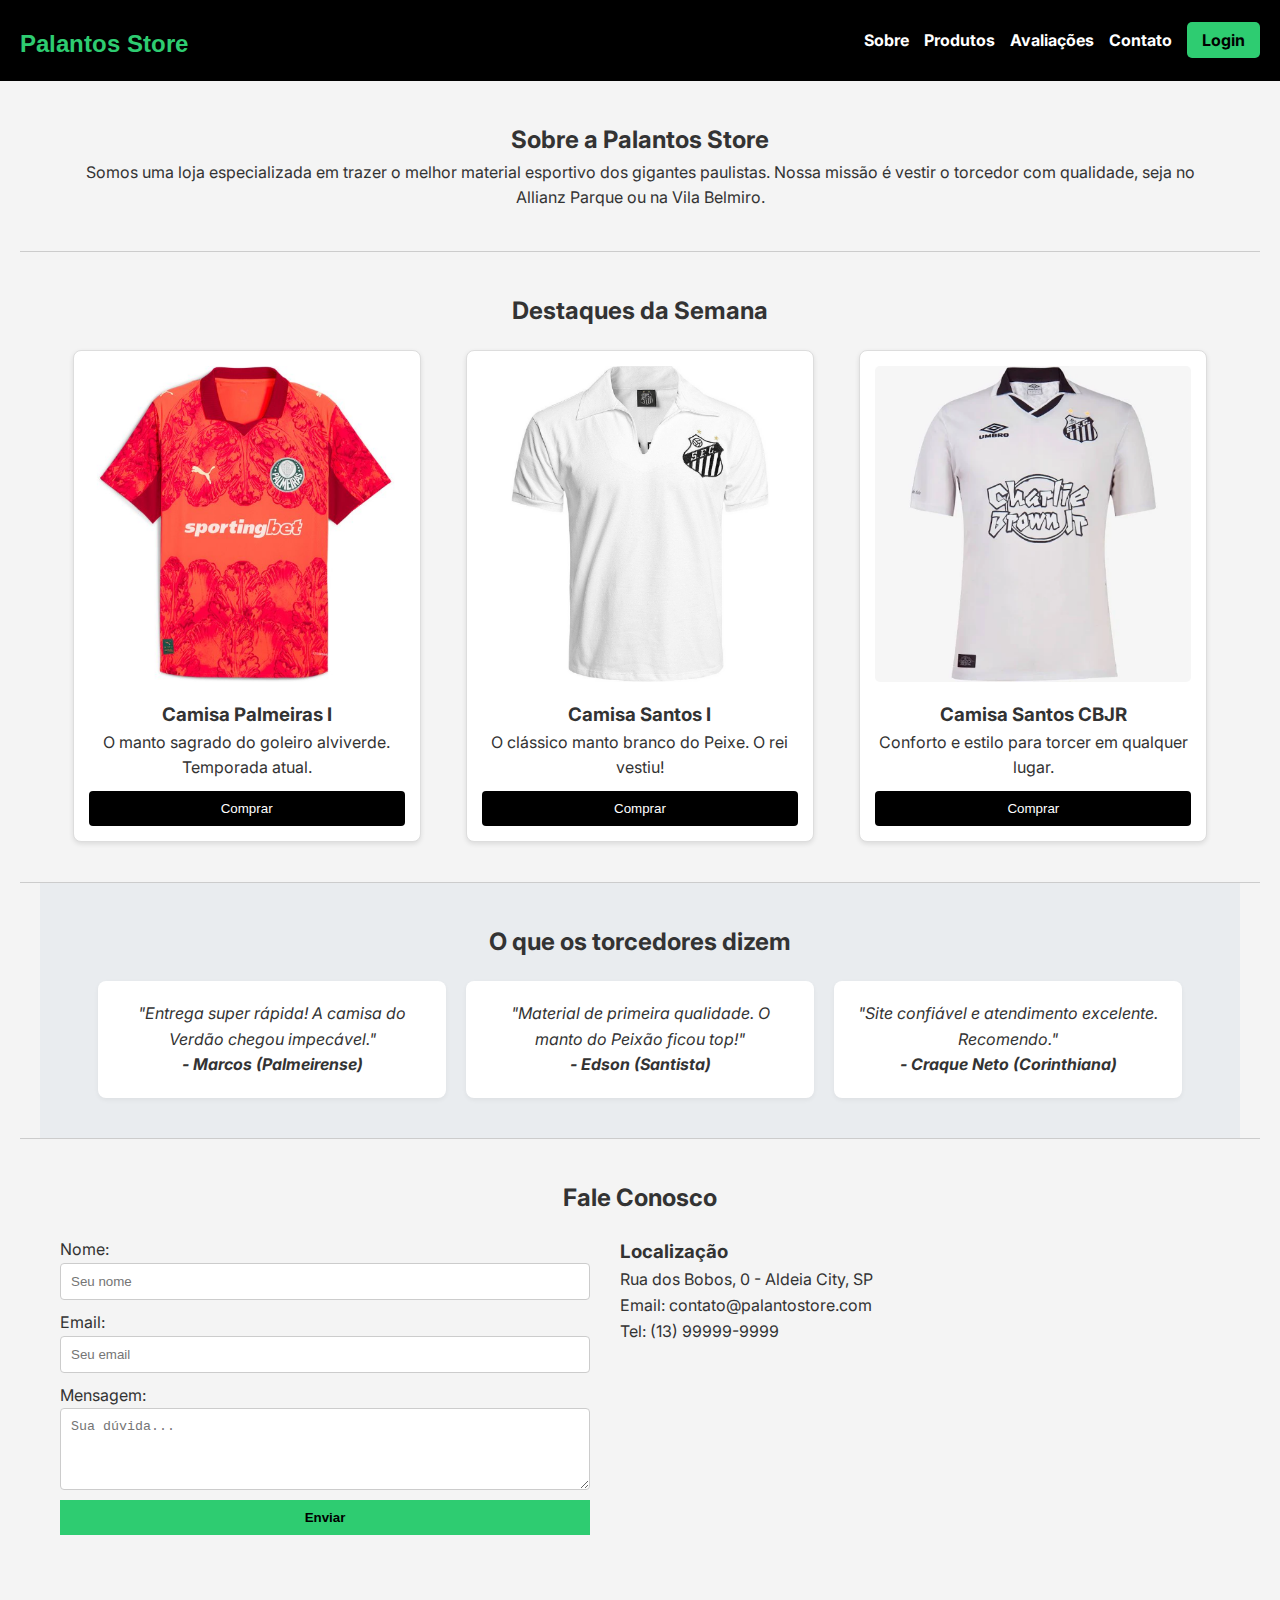
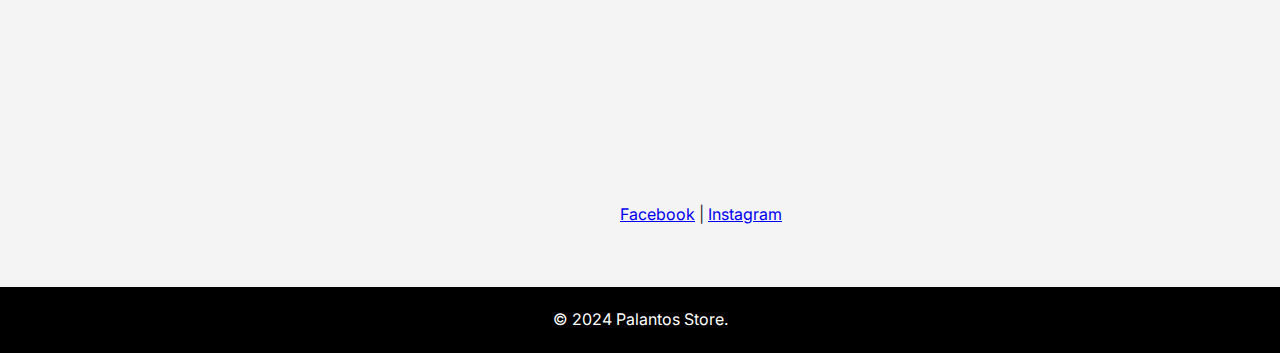
<file: index.html>
<!DOCTYPE html>
<html lang="pt-br">
	<head>
		<meta charset="UTF-8" />
		<meta
			name="viewport"
			content="width=device-width, initial-scale=1.0" />
		<title>Palantos Store - Camisas de Futebol</title>
		<link
			rel="stylesheet"
			href="css/globals.css" />
	</head>
	<body>
		<header>
			<div class="logo">
				<h1>
					<a href="#home">Palantos Store</a>
				</h1>
			</div>
			<nav>
				<ul>
					<li></li>
					<li><a href="#sobre">Sobre</a></li>
					<li><a href="#produtos">Produtos</a></li>
					<li><a href="#avaliacoes">Avaliações</a></li>
					<li><a href="#contato">Contato</a></li>
					<li>
						<a
							href="login.html"
							class="btn-login"
							>Login</a
						>
					</li>
				</ul>
			</nav>
		</header>

		<section
			id="sobre"
			class="container">
			<h2>Sobre a Palantos Store</h2>
			<p>
				Somos uma loja especializada em trazer o melhor material
				esportivo dos gigantes paulistas. Nossa missão é vestir o
				torcedor com qualidade, seja no Allianz Parque ou na Vila
				Belmiro.
			</p>
		</section>

		<hr />

		<section
			id="produtos"
			class="container">
			<h2>Destaques da Semana</h2>
			<div class="grid-produtos">
				<div class="card-produto">
					<img
						src="./images/palmeiras-1.png"
						alt="Camisa Palmeiras Home" />
					<h3>Camisa Palmeiras I</h3>
					<p>
						O manto sagrado do goleiro alviverde. Temporada atual.
					</p>
					<a href="login.html"><button>Comprar</button></a>
				</div>

				<div class="card-produto">
					<img
						src="./images/santos-1.png"
						alt="Camisa Santos Home" />
					<h3>Camisa Santos I</h3>
					<p>O clássico manto branco do Peixe. O rei vestiu!</p>
					<a href="login.html"><button>Comprar</button></a>
				</div>

				<div class="card-produto">
					<img
						src="./images/santos-2.png"
						alt="Camisa Santos CBJR" />
					<h3>Camisa Santos CBJR</h3>
					<p>Conforto e estilo para torcer em qualquer lugar.</p>
					<a href="login.html"><button>Comprar</button></a>
				</div>
			</div>
		</section>

		<hr />

		<section
			id="avaliacoes"
			class="container bg-light">
			<h2>O que os torcedores dizem</h2>
			<div class="grid-avaliacoes">
				<div class="card-avaliacao">
					<p>
						"Entrega super rápida! A camisa do Verdão chegou
						impecável."
					</p>
					<strong>- Marcos (Palmeirense)</strong>
				</div>
				<div class="card-avaliacao">
					<p>
						"Material de primeira qualidade. O manto do Peixão ficou
						top!"
					</p>
					<strong>- Edson (Santista)</strong>
				</div>
				<div class="card-avaliacao">
					<p>"Site confiável e atendimento excelente. Recomendo."</p>
					<strong>- Craque Neto (Corinthiana)</strong>
				</div>
			</div>
		</section>

		<hr />

		<section
			id="contato"
			class="container">
			<h2>Fale Conosco</h2>
			<div class="contato-wrapper">
				<div class="formulario">
					<form>
						<label>Nome:</label>
						<input
							type="text"
							placeholder="Seu nome"
							required />

						<label>Email:</label>
						<input
							type="email"
							placeholder="Seu email"
							required />

						<label>Mensagem:</label>
						<textarea
							rows="4"
							placeholder="Sua dúvida..."></textarea>

						<button type="submit">Enviar</button>
					</form>
				</div>

				<div class="info-local">
					<h3>Localização</h3>
					<p>Rua dos Bobos, 0 - Aldeia City, SP</p>
					<p>Email: contato@palantostore.com</p>
					<p>Tel: (13) 99999-9999</p>

					<iframe
						src="https://www.google.com/maps/embed?pb=!1m18!1m12!1m3!1d1287.316270140337!2d-46.6926260184398!3d-24.133822126431028!2m3!1f0!2f0!3f0!3m2!1i1024!2i768!4f13.1!3m3!1m2!1s0x94ce2823b1112a8f%3A0x8644bba86f77ea9a!2sPlataforma%20de%20Pesca!5e0!3m2!1spt-BR!2sbr!4v1764298198906!5m2!1spt-BR!2sbr"
						width="600"
						height="450"
						style="border: 0"
						allowfullscreen="false"
						loading="lazy"
						referrerpolicy="no-referrer-when-downgrade"></iframe>

					<div class="redes-sociais">
						<a href="#"><span>Facebook</span></a> |
						<a href="#"><span>Instagram</span></a>
					</div>
				</div>
			</div>
		</section>

		<footer>
			<p>&copy; 2024 Palantos Store.</p>
		</footer>
	</body>
</html>
</file>
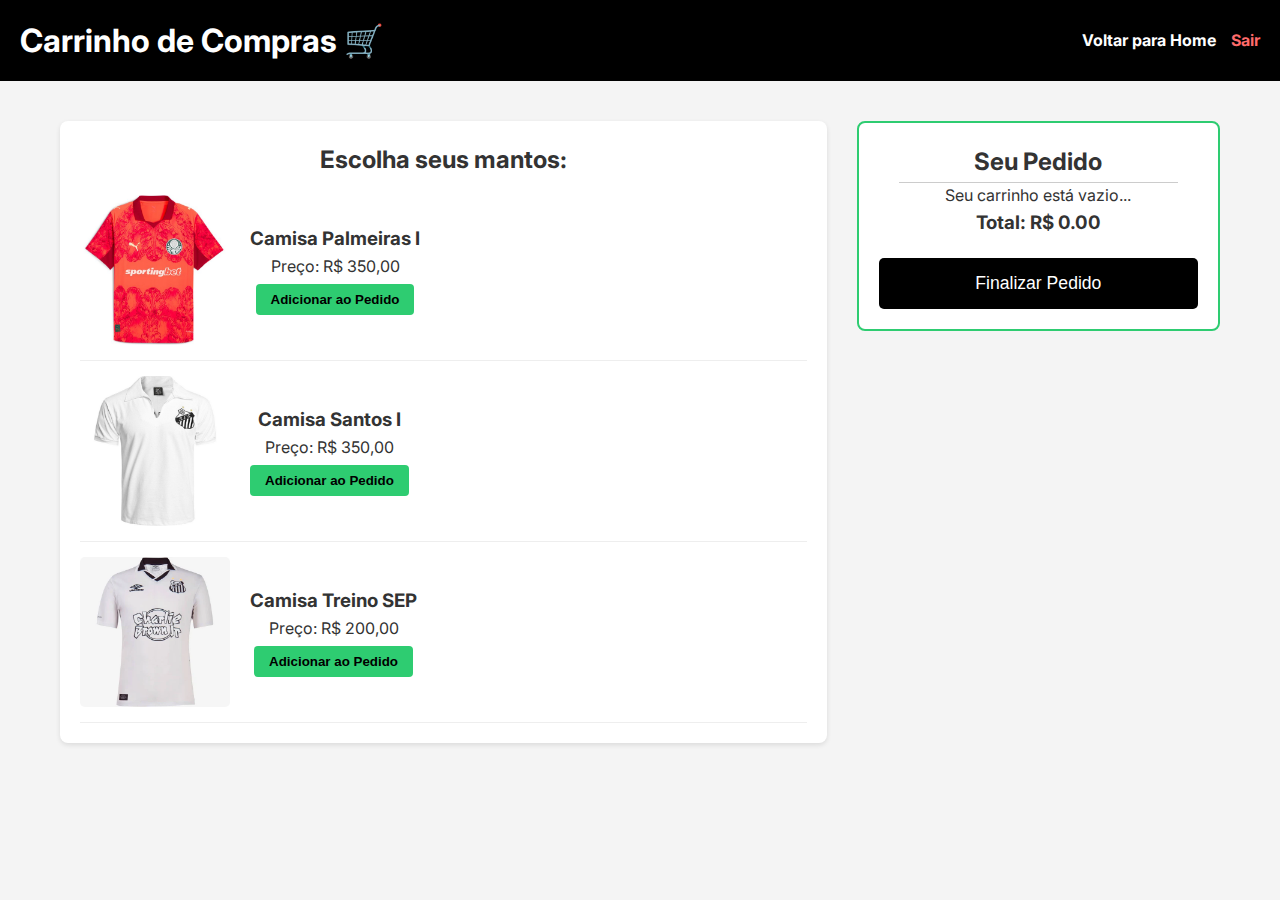
<file: carrinho.html>
<!DOCTYPE html>
<html lang="pt-br">
	<head>
		<meta charset="UTF-8" />
		<meta
			name="viewport"
			content="width=device-width, initial-scale=1.0" />
		<title>Seu Pedido - Palantos</title>
		<link
			rel="stylesheet"
			href="css/globals.css" />
		<script
			src="js/pedido.js"
			defer></script>
	</head>
	<body>
		<header>
			<div class="logo">
				<h1>Carrinho de Compras 🛒</h1>
			</div>
			<nav>
				<ul>
					<li><a href="index.html">Voltar para Home</a></li>
					<li>
						<a
							href="login.html"
							style="color: #ff6b6b"
							>Sair</a
						>
					</li>
				</ul>
			</nav>
		</header>

		<div class="container layout-pedido">
			<section class="lista-compra">
				<h2>Escolha seus mantos:</h2>

				<div class="item-compra">
					<img
						src="./images/palmeiras-1.png"
						alt="Palmeiras Goleiro Camisa Home" />
					<div class="detalhes">
						<h3>Camisa Palmeiras I</h3>
						<p>Preço: R$ 350,00</p>
						<button
							onclick="adicionar('Camisa Palmeiras I', 350.00, './images/palmeiras-1.png')">
							Adicionar ao Pedido
						</button>
					</div>
				</div>

				<div class="item-compra">
					<img
						src="./images/santos-1.png"
						alt="Santos Home" />
					<div class="detalhes">
						<h3>Camisa Santos I</h3>
						<p>Preço: R$ 350,00</p>
						<button
							onclick="adicionar('Camisa Santos I', 350.00, './images/santos-1.png')">
							Adicionar ao Pedido
						</button>
					</div>
				</div>

				<div class="item-compra">
					<img
						src="./images/santos-2.png"
						alt="Camisa do CBJR" />
					<div class="detalhes">
						<h3>Camisa Treino SEP</h3>
						<p>Preço: R$ 200,00</p>
						<button
							onclick="adicionar('Camisa Santos CBJR', 200.00, './images/santos-2.png')">
							Adicionar ao Pedido
						</button>
					</div>
				</div>
			</section>

			<section class="carrinho-area">
				<div class="carrinho-box">
					<h2>Seu Pedido</h2>
					<hr />
					<ul id="lista-carrinho">
						<li
							type="none"
							id="msg-vazio">
							Seu carrinho está vazio...
						</li>
					</ul>

					<div class="total-area">
						<h3>Total: R$ <span id="total-valor">0.00</span></h3>
					</div>

					<button
						class="btn-finalizar"
						onclick="finalizarPedido()">
						Finalizar Pedido
					</button>
				</div>
			</section>
		</div>
	</body>
</html>
</file>
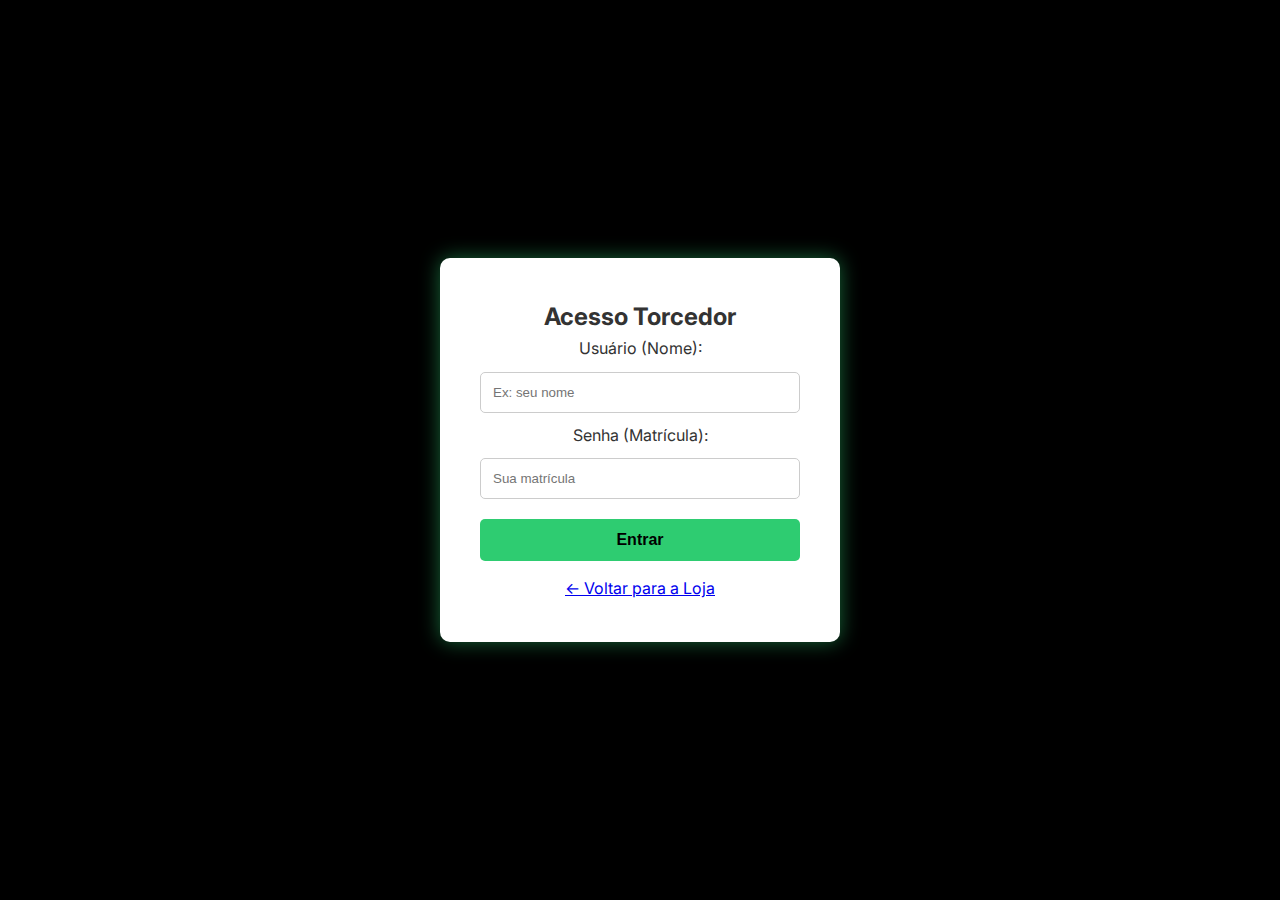
<file: login.html>
<!DOCTYPE html>
<html lang="pt-br">
	<head>
		<meta charset="UTF-8" />
		<meta
			name="viewport"
			content="width=device-width, initial-scale=1.0" />
		<title>Login - Palantos</title>
		<link
			rel="stylesheet"
			href="css/globals.css" />
		<script
			src="js/login.js"
			defer></script>
	</head>
	<body class="bg-login">
		<div class="login-container">
			<h2>Acesso Torcedor</h2>
			<form id="formLogin">
				<label for="usuario">Usuário (Nome):</label>
				<input
					type="text"
					id="usuario"
					placeholder="Ex: seu nome" />

				<label for="senha">Senha (Matrícula):</label>
				<input
					type="password"
					id="senha"
					placeholder="Sua matrícula" />

				<button
					type="submit"
					class="btn-entrar">
					Entrar
				</button>
			</form>

			<p style="margin-top: 15px">
				<a href="index.html">← Voltar para a Loja</a>
			</p>
		</div>
	</body>
</html>
</file>
<file: css/globals.css>
@import url("https://fonts.googleapis.com/css2?family=Arimo:ital,wght@0,400..700;1,400..700&family=Inter:ital,opsz,wght@0,14..32,100..900;1,14..32,100..900&display=swap");
* {
	margin: 0;
	padding: 0;
	box-sizing: border-box;
}

body {
	font-family: "Inter", sans-serif;
	background-color: #f4f4f4;
	color: #333;
	line-height: 1.6;
}

header {
	background-color: #000;
	color: #fff;
	padding: 15px 20px;
	display: flex;
	justify-content: space-between;
	align-items: center;
	position: sticky;
	top: 0;
	z-index: 1000;
}

header .logo h1 a {
	text-decoration: none;
	font-family: "Arimo", sans-serif;
	font-size: 1.5rem;
	font-weight: 900;
	color: #2ecc71;
}

nav ul {
	list-style: none;
	display: flex;
	gap: 15px;
	align-items: center;
}

nav a {
	text-decoration: none;
	color: #fff;
	font-weight: bold;
	transition: 0.3s;
}

nav a:hover {
	color: #2ecc71;
}

.btn-login {
	background-color: #2ecc71;
	padding: 8px 15px;
	border-radius: 5px;
	color: #000 !important;
}

.container {
	padding: 40px 20px;
	max-width: 1200px;
	margin: 0 auto;
	text-align: center;
}

hr {
	border: 0;
	height: 1px;
	background: #ccc;
	margin: 0 20px;
}

.grid-produtos {
	display: flex;
	justify-content: space-around;
	flex-wrap: wrap;
	gap: 20px;
	margin-top: 20px;
}

.card-produto {
	background: white;
	border: 1px solid #ddd;
	border-radius: 8px;
	padding: 15px;
	width: 30%;
	box-shadow: 0 2px 5px rgba(0, 0, 0, 0.1);
	transition: transform 0.2s;
}

.card-produto img {
	width: 100%;
	border-radius: 5px;
	margin-bottom: 10px;
}

.card-produto button {
	background-color: #000;
	color: white;
	border: none;
	padding: 10px 20px;
	margin-top: 10px;
	cursor: pointer;
	width: 100%;
	border-radius: 4px;
}

.card-produto button:hover {
	background-color: #333;
}

.bg-light {
	background-color: #e9ecef;
}

.grid-avaliacoes {
	display: flex;
	justify-content: center;
	gap: 20px;
	margin-top: 20px;
	flex-wrap: wrap;
}

.card-avaliacao {
	background: white;
	padding: 20px;
	border-radius: 8px;
	width: 30%;
	font-style: italic;
	box-shadow: 0 2px 5px rgba(0, 0, 0, 0.05);
}

.contato-wrapper {
	display: flex;
	justify-content: space-between;
	gap: 30px;
	margin-top: 20px;
	text-align: left;
}

.formulario,
.info-local {
	flex: 1;
}

.formulario form {
	display: flex;
	flex-direction: column;
}

.formulario input,
.formulario textarea {
	margin-bottom: 10px;
	padding: 10px;
	border: 1px solid #ccc;
	border-radius: 4px;
}

.formulario button {
	background-color: #2ecc71;
	border: none;
	padding: 10px;
	cursor: pointer;
	font-weight: bold;
}

footer {
	background-color: #000;
	color: white;
	text-align: center;
	padding: 20px;
	margin-top: 20px;
}

@media (max-width: 578px) {
	header {
		flex-direction: column;
		text-align: center;
	}

	nav ul {
		flex-direction: column;
		padding-top: 10px;
	}

	.card-produto {
		width: 100%;
	}

	.card-avaliacao {
		width: 100%;
		margin-bottom: 10px;
	}

	.contato-wrapper {
		flex-direction: column;
	}

	.layout-pedido {
		flex-direction: column;
	}

	.lista-compra,
	.carrinho-area {
		width: 100%;
		flex: none;
	}

	.item-compra {
		flex-direction: column;
		text-align: center;
	}

	.carrinho-box {
		position: static;
	}

	#contato {
		flex-direction: column;
	}

	iframe {
		max-width: 90vw;
	}
}

.bg-login {
	background-color: #000;
	display: flex;
	justify-content: center;
	align-items: center;
	height: 100vh;
}

.login-container {
	background-color: white;
	padding: 40px;
	border-radius: 10px;
	width: 90%;
	max-width: 400px;
	text-align: center;
	box-shadow: 0 0 20px rgba(46, 204, 113, 0.5);
}

.login-container input {
	width: 100%;
	padding: 12px;
	margin: 10px 0;
	border: 1px solid #ccc;
	border-radius: 5px;
}

.btn-entrar {
	width: 100%;
	padding: 12px;
	background-color: #2ecc71;
	color: #000;
	border: none;
	font-weight: bold;
	cursor: pointer;
	font-size: 1rem;
	border-radius: 5px;
	margin-top: 10px;
}

.btn-entrar:hover {
	background-color: #27ae60;
}

.layout-pedido {
	display: flex;
	gap: 30px;
	align-items: flex-start;
}

.lista-compra {
	flex: 2;
	background: white;
	padding: 20px;
	border-radius: 8px;
	box-shadow: 0 2px 5px rgba(0, 0, 0, 0.1);
}

.item-compra {
	display: flex;
	align-items: center;
	border-bottom: 1px solid #eee;
	padding: 15px 0;
	gap: 20px;
}

.item-compra img {
	width: 150px;
	height: 150px;
	object-fit: contain;
	border-radius: 5px;
}

.item-compra .detalhes button {
	background-color: #2ecc71;
	border: none;
	padding: 8px 15px;
	cursor: pointer;
	border-radius: 4px;
	font-weight: bold;
	margin-top: 5px;
}

.item-compra .detalhes button:hover {
	background-color: #27ae60;
}

.carrinho-area {
	flex: 1;
}

.carrinho-box {
	background: white;
	padding: 20px;
	border-radius: 8px;
	border: 2px solid #2ecc71;
	position: sticky;
	top: 100px;
}

.item-carrinho {
	display: flex;
	justify-content: space-between;
	align-items: center;
	padding: 10px 0;
	border-bottom: 1px dashed #ccc;
	font-size: 0.9rem;
}

.item-carrinho img {
	width: 30px;
	border-radius: 50%;
	vertical-align: middle;
	margin-right: 5px;
}

.btn-remove {
	background: none;
	border: none;
	cursor: pointer;
	font-size: 1.2rem;
	margin-left: 10px;
}

.btn-finalizar {
	width: 100%;
	padding: 15px;
	background-color: #000;
	color: #fff;
	border: none;
	font-size: 1.1rem;
	cursor: pointer;
	margin-top: 20px;
	border-radius: 5px;
}
</file>
